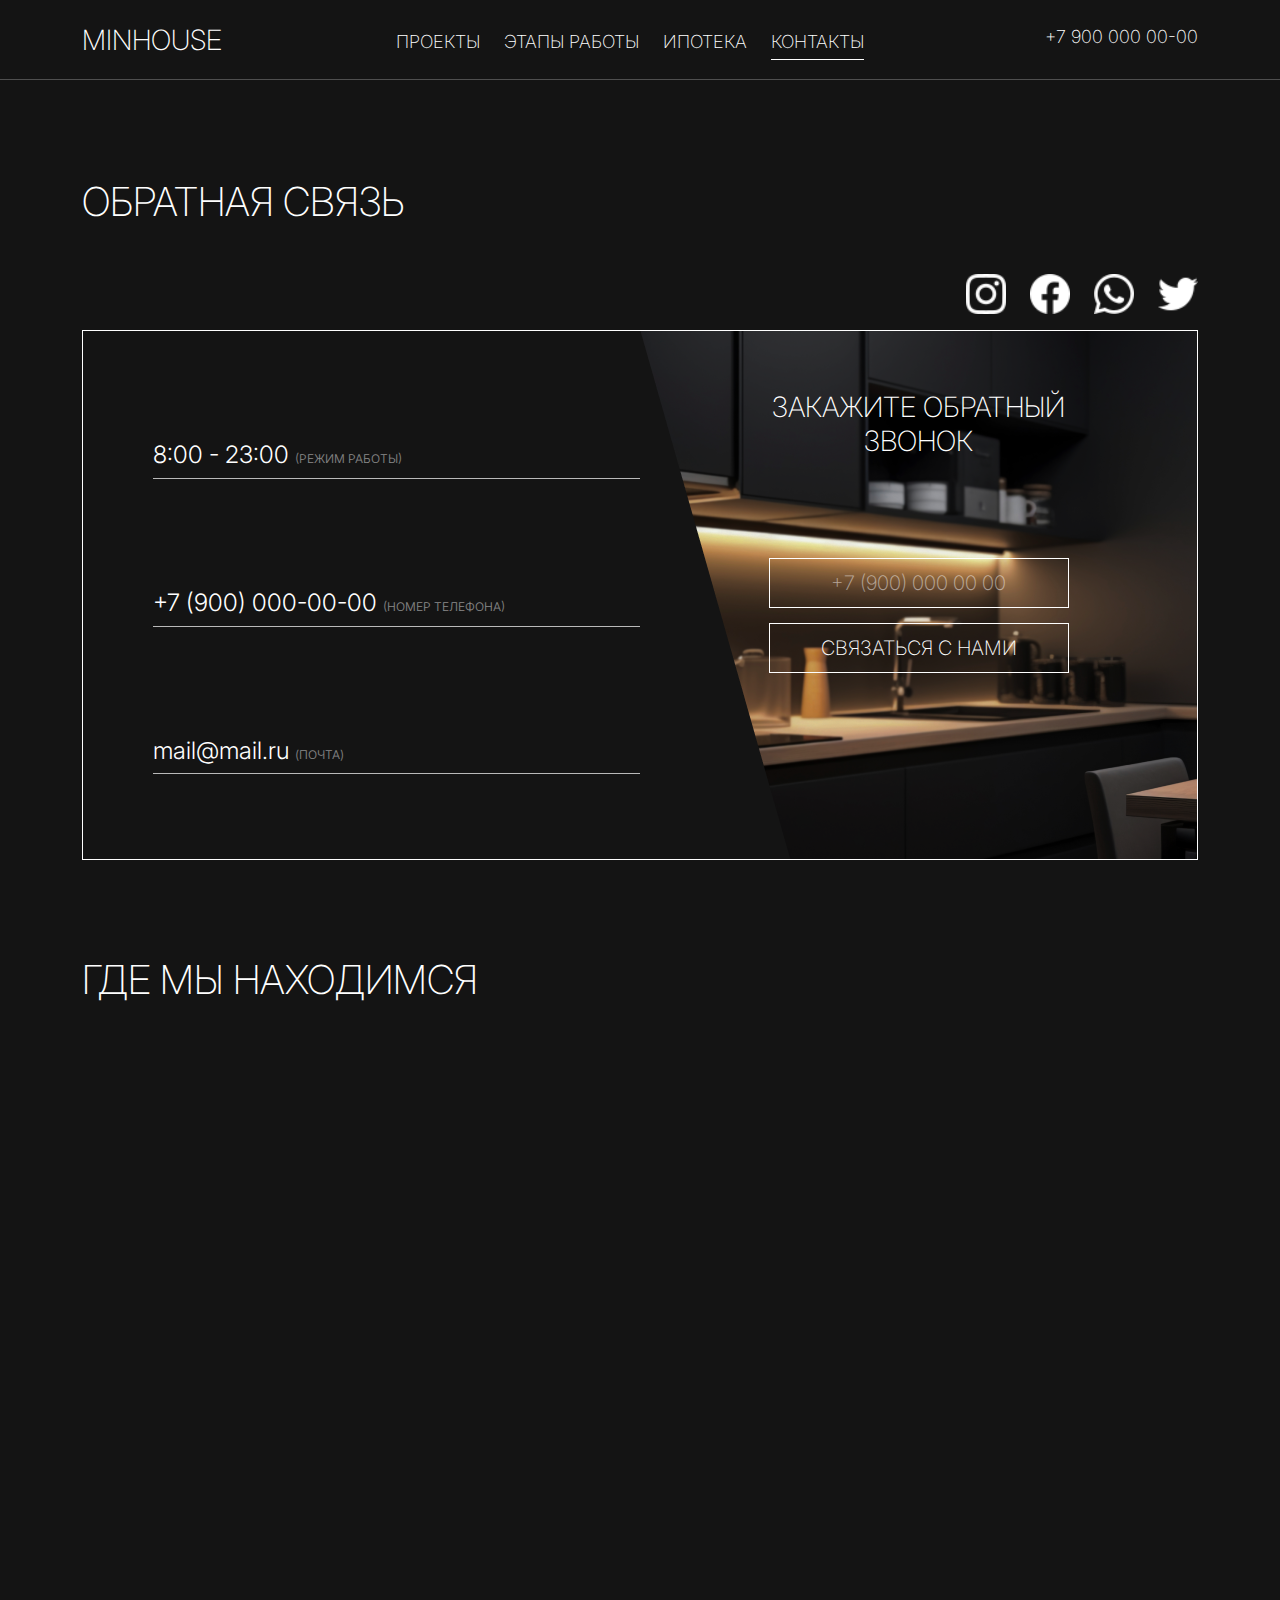
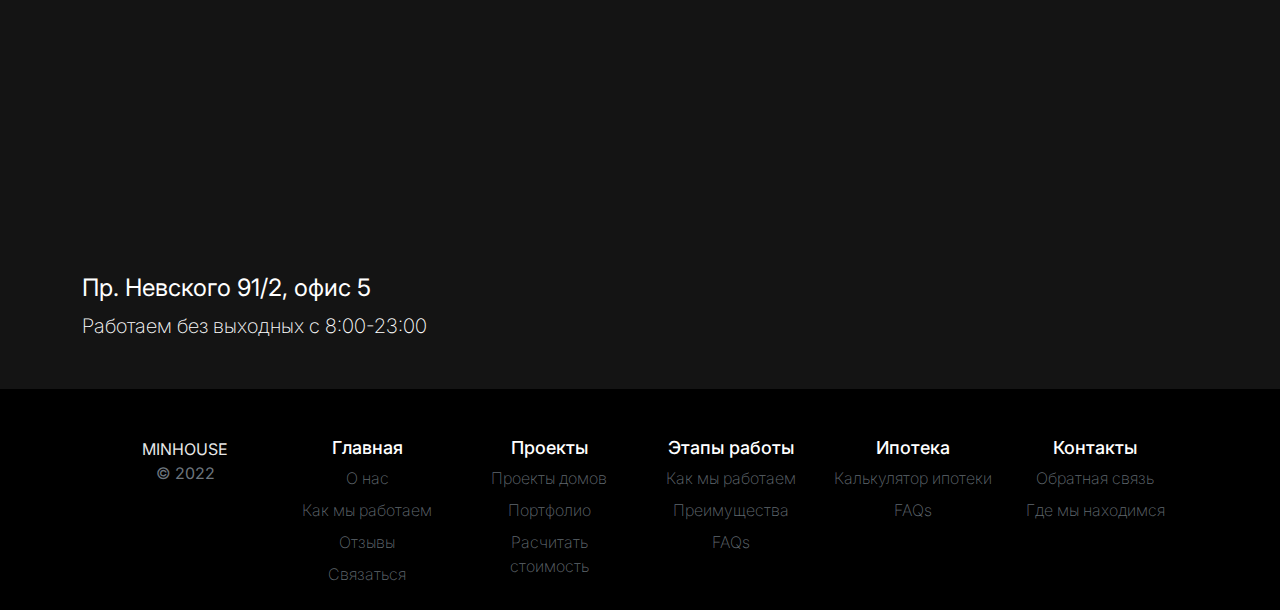
<file: contacts.html>
<!DOCTYPE html>
<html lang="en">
<head>
    <meta charset="UTF-8">
    <meta name="viewport" content="width=device-width, initial-scale=1.0">
    <link rel="preconnect" href="https://fonts.googleapis.com">
    <link rel="preconnect" href="https://fonts.gstatic.com" crossorigin>
    <link href="https://fonts.googleapis.com/css2?family=Inter:wght@100;200;300;400;500;600;700&display=swap" rel="stylesheet">
    <link rel="stylesheet" href="css/mainCSS/style.css">
    <link rel="stylesheet" href="css/contactsCSS/contacs.css">
    <link rel="stylesheet" href="css/bootstrap.min.css">
    <link rel="apple-touch-icon" sizes="180x180" href="favicon/apple-touch-icon.png">
    <link rel="icon" type="image/png" sizes="32x32" href="favicon/favicon-32x32.png">
    <link rel="icon" type="image/png" sizes="16x16" href="favicon/favicon-16x16.png">
    <link rel="manifest" href="favicon/site.webmanifest">
    <title>MINHOUSE</title>
</head>
<body>

    <!-- HEADER -->

    <header>
      <nav class="navbar navbar-expand-lg navbar-light">
        <div class="container nav__burger">
            <div class="logo">
                <a class="navbar-brand logo" href="index.html">MINHOUSE</a>
            </div>
              <button class="btn navbar-toggler" type="button" data-bs-toggle="offcanvas" data-bs-target="#offcanvasRight" aria-controls="offcanvasRight">
                <span class="navbar-toggler-icon"></span>
              </button>

              <div class="offcanvas offcanvas-end" tabindex="-1" id="offcanvasRight" aria-labelledby="offcanvasRightLabel">
                <div class="offcanvas-header">
                  <h5 class="offcanvas-title" id="offcanvasRightLabel">MINHOUSE</h5>
                  <button type="button" class="btn-close" data-bs-dismiss="offcanvas" aria-label="Close"></button>
                </div>
                <div class="offcanvas-body">
                    <hr>
                    <ul class="offcanvas__navs">
                        <li class="nav-item">
                            <a class="nav-link p-0 pb-2" href="projects.html">ПРОЕКТЫ</a>
                            <div class="underline"></div>
                        </li>
                        <li class="nav-item">
                            <a class="nav-link p-0 pb-2" href="work-steps.html">ЭТАПЫ РАБОТЫ</a>
                            <div class="underline"></div>
                        </li>
                        <li class="nav-item">
                            <a class="nav-link p-0 pb-2" href="hypotheс.html">ИПОТЕКА</a>
                            <div class="underline"></div>
                        </li>
                        <li class="nav-item">
                            <a class="nav-link p-0 pb-2" href="contacts.html">КОНТАКТЫ</a>
                            <div style="opacity: 1;" class="underline"></div>
                        </li>
                    </ul>
                </div>
              </div>
              <div class="nav__items">
                <ul class="navbar-nav me-auto mb-2 mb-lg-0">
                    <li class="nav-item  me-4">
                      <a class="nav-link p-0 pt-2" aria-current="page" href="projects.html">ПРОЕКТЫ</a>
                      <div class="underline mt-1"></div>
                    </li>
                    <li class="nav-item me-4">
                      <a class="nav-link p-0 pt-2" href="work-steps.html">ЭТАПЫ РАБОТЫ</a>
                      <div class="underline mt-1"></div>
                    </li>
                    <li class="nav-item me-4">
                      <a class="nav-link p-0 pt-2" href="hypotheс.html">ИПОТЕКА</a>
                      <div class="underline mt-1"></div>
                    </li>
                    <li class="nav-item me-4">
                      <a class="nav-link p-0 pt-2" href="contacts.html">КОНТАКТЫ</a>
                      <div style="opacity: 1;" class="underline mt-1"></div>
                    </li>
                  </ul>
            </div>
          <div class="nav__number">
              <ul>
                  <li class="nav-item">
                      <a class="nav-link p-0" href="#">+7 900 000 00-00</a>
                      <div class="underline mt-1"></div>
                  </li>
              </ul>
          </div>
        </div>
      </nav>
      <hr>
    </header>

    <!-- CONTACTS-->


    <div id="contacts" class="container mt-5">
      <div style="display: none;" class="section__contacts">
        <h1 class="section__contacts-title mb-5">ОБРАТНАЯ СВЯЗЬ</h1>
        <div class="section__contacts-icons d-flex justify-content-end mb-3">
          <a href="#">
            <img src="icons/social-networks/instagram.svg" alt="instagram">
          </a>
          <a href="#">
            <img class="ms-4" src="icons/social-networks/facebook.svg" alt="facebook">
          </a>
          <a href="#">
            <img class="ms-4" src="icons/social-networks/whatsapp.svg" alt="whatsapp">
          </a>
          <a href="#">
            <img class="ms-4" src="icons/social-networks/twitter.svg" alt="twitter">
          </a>
        </div>
        <div class="section__contacts-blocks d-flex">
          <div class="section__contacts-block border-end-0">
            <h4>8:00 - 23:00 <span>(Режим работы)</span></h4>
            <hr>
            <h4>+7 (900) 000-00-00 <span>(Номер телефона)</span></h4>
            <hr>
            <h4>mail@mail.ru <span>(Почта)</span></h4>
            <hr>
          </div>
          <div class="section__contacts-block contact-img border-start-0">
            <h3>ЗАКАЖИТЕ ОБРАТНЫЙ<br>ЗВОНОК</h3>
            <form class="contacts__form d-flex flex-column align-items-center" action="#">
              <input class="tel"
              name="tel"
              id="tel"
              placeholder="+7 (900) 000 00 00"
              >
              <input type="submit" value="СВЯЗАТЬСЯ С НАМИ">
            </form>
          </div>
        </div>
      </div>
    </div>

    <div class="container mt-5">
      <div class="section__contacts-mobile">
        <h1 class="mb-5">ОБРАТНАЯ СВЯЗЬ</h1>
        <div class="contacts_icons d-flex justify-content-end mb-3">
          <img src="icons/social-networks/instagram.svg" alt="instagram">
          <img class="ms-3" src="icons/social-networks/facebook.svg" alt="facebook">
          <img class="ms-3" src="icons/social-networks/whatsapp.svg" alt="whatsapp">
          <img class="ms-3" src="icons/social-networks/twitter.svg" alt="twitter">
        </div>
        <div class="section__contacts-mobile__block">
          <div class="section__contacts-mobile__block-img">
            <div class="section__contacts-mobile-backg">
              <h3>ЗАКАЖИТЕ ОБРАТНЫЙ<br>ЗВОНОК</h3>
              <form class="contacts__form-mobile d-flex flex-column align-items-center" action="#">
                <input class="tel"
              name="tel"
              id="tel"
              placeholder="+7 (900) 000 00 00"
              >
                <input class="text-white fw-lighter" type="submit" value="СВЯЗАТЬСЯ С НАМИ">
              </form>
            </div>
          </div>
            <div class="section__contacts-block border">
              <h4>8:00 - 23:00 <span>(Режим работы)</span></h4>
              <hr>
              <h4>+7 (900) 000-00-00 <span>(Номер телефона)</span></h4>
              <hr>
              <h4>mail@mail.ru <span>(Почта)</span></h4>
              <hr>
            </div>
        </div>
      </div>
    </div>

      <!-- MAP -->

      <div id="map" class="section__map container mt-5">
        <h1 class="fw-light mb-5 pt-5">ГДЕ МЫ НАХОДИМСЯ</h1>
        <iframe src="https://yandex.ru/map-widget/v1/?um=constructor%3Aba2e2b9c2566881cf721103d37fec48d5836312220c88e4e223ceea4e9a20767&amp;source=constructor" width="100%" height="800" frameborder="0"></iframe>
        <div class="section__map-descr mt-3">
          <h4 class="fw-normal">Пр. Невского 91/2, офис 5</h4>
          <p class="fs-5 fw-light">Работаем без выходных
            c 8:00-23:00</p>
        </div>
      </div>
      
    <!-- FOOTER -->

    <div style="background-color: black;" class="footer mt-5">
      <footer class="row container mx-auto pt-5 mt-5">
        <div class="text-center col-xl-2 col-md-4 col-sm-6 mb-3">
          <a href="index.html" class=" text-center mb-3 link-dark text-decoration-none">
            MINHOUSE
          </a>
          <p class="text-muted">© 2022</p>
        </div>
    
        <div class="text-center col-xl-2 col-md-4 col-sm-6 mb-3">
          <h5>Главная</h5>
          <ul class="nav flex-column justify-content-end">
            <li class="nav-item mb-2">
              <a href="index.html#aboutUs" class="nav-link p-0 text-muted">О нас</a>
            </li>
            <li class="nav-item mb-2">
              <a href="index.html#howWeWork" class="nav-link p-0 text-muted">Как мы работаем</a>
            </li>
            <li class="nav-item mb-2">
              <a href="index.html#reviews" class="nav-link p-0 text-muted">Отзывы</a>
            </li>
            <li class="nav-item mb-2">
              <a href="index.html#contacts" class="nav-link p-0 text-muted">Связаться</a>
            </li>
    
          </ul>
        </div>
    
        <div class="text-center col-xl-2 col-md-4 col-sm-6 mb-3">
          <h5>Проекты</h5>
          <ul class="nav flex-column">
            <li class="nav-item mb-2">
              <a href="projects.html#projects" class="nav-link p-0 text-muted">Проекты домов</a>
            </li>
            <li class="nav-item mb-2">
              <a href="projects.html#porfolio" class="nav-link p-0 text-muted">Портфолио</a>
            </li>
            <li class="nav-item mb-2">
              <a href="projects.html#calcForm" class="nav-link p-0 text-muted">Расчитать стоимость</a>
            </li>
          </ul>
        </div>
    
        <div class="text-center col-xl-2 col-md-4 col-sm-6 mb-3">
          <h5>Этапы работы</h5>
          <ul class="nav flex-column">
            <li class="nav-item mb-2">
              <a href="work-steps.html#howWeWork" class="nav-link p-0 text-muted">Как мы работаем</a>
            </li>
            <li class="nav-item mb-2">
              <a href="work-steps.html#advantages" class="nav-link p-0 text-muted">Преимущества</a>
            </li>
            <li class="nav-item mb-2">
              <a href="work-steps.html#faqs" class="nav-link p-0 text-muted">FAQs</a>
            </li>
          </ul>
        </div>
    
        <div class="text-center col-xl-2 col-md-4 col-sm-6 mb-3">
          <h5>Ипотека</h5>
          <ul class="nav flex-column">
            <li class="nav-item mb-2">
                <a href="hypotheс.html#calc" class="nav-link p-0 text-muted">Калькулятор ипотеки</a>
            </li>
            <li class="nav-item mb-2">
              <a href="hypotheс.html#faqs" class="nav-link p-0 text-muted">FAQs</a>
            </li>
          </ul>
        </div>
    
        <div class="text-center col-xl-2 col-md-4 col-sm-6 mb-3">
          <h5>Контакты</h5>
          <ul class="nav flex-column">
            <li class="nav-item mb-2">
              <a href="contacts.html#contacts" class="nav-link p-0 text-muted">Обратная связь</a>
            </li>
            <li class="nav-item mb-2">
              <a href="contacts.html#map" class="nav-link p-0 text-muted">Где мы находимся</a>
            </li>
          </ul>
        </div>
    </div> 

    

      <script src="js/contacts.js"></script>
      <script src="js/js-inputmask.js"></script>
      <script src="js/bootstrap.bundle.min.js"></script>
</body>
</html>
</file>
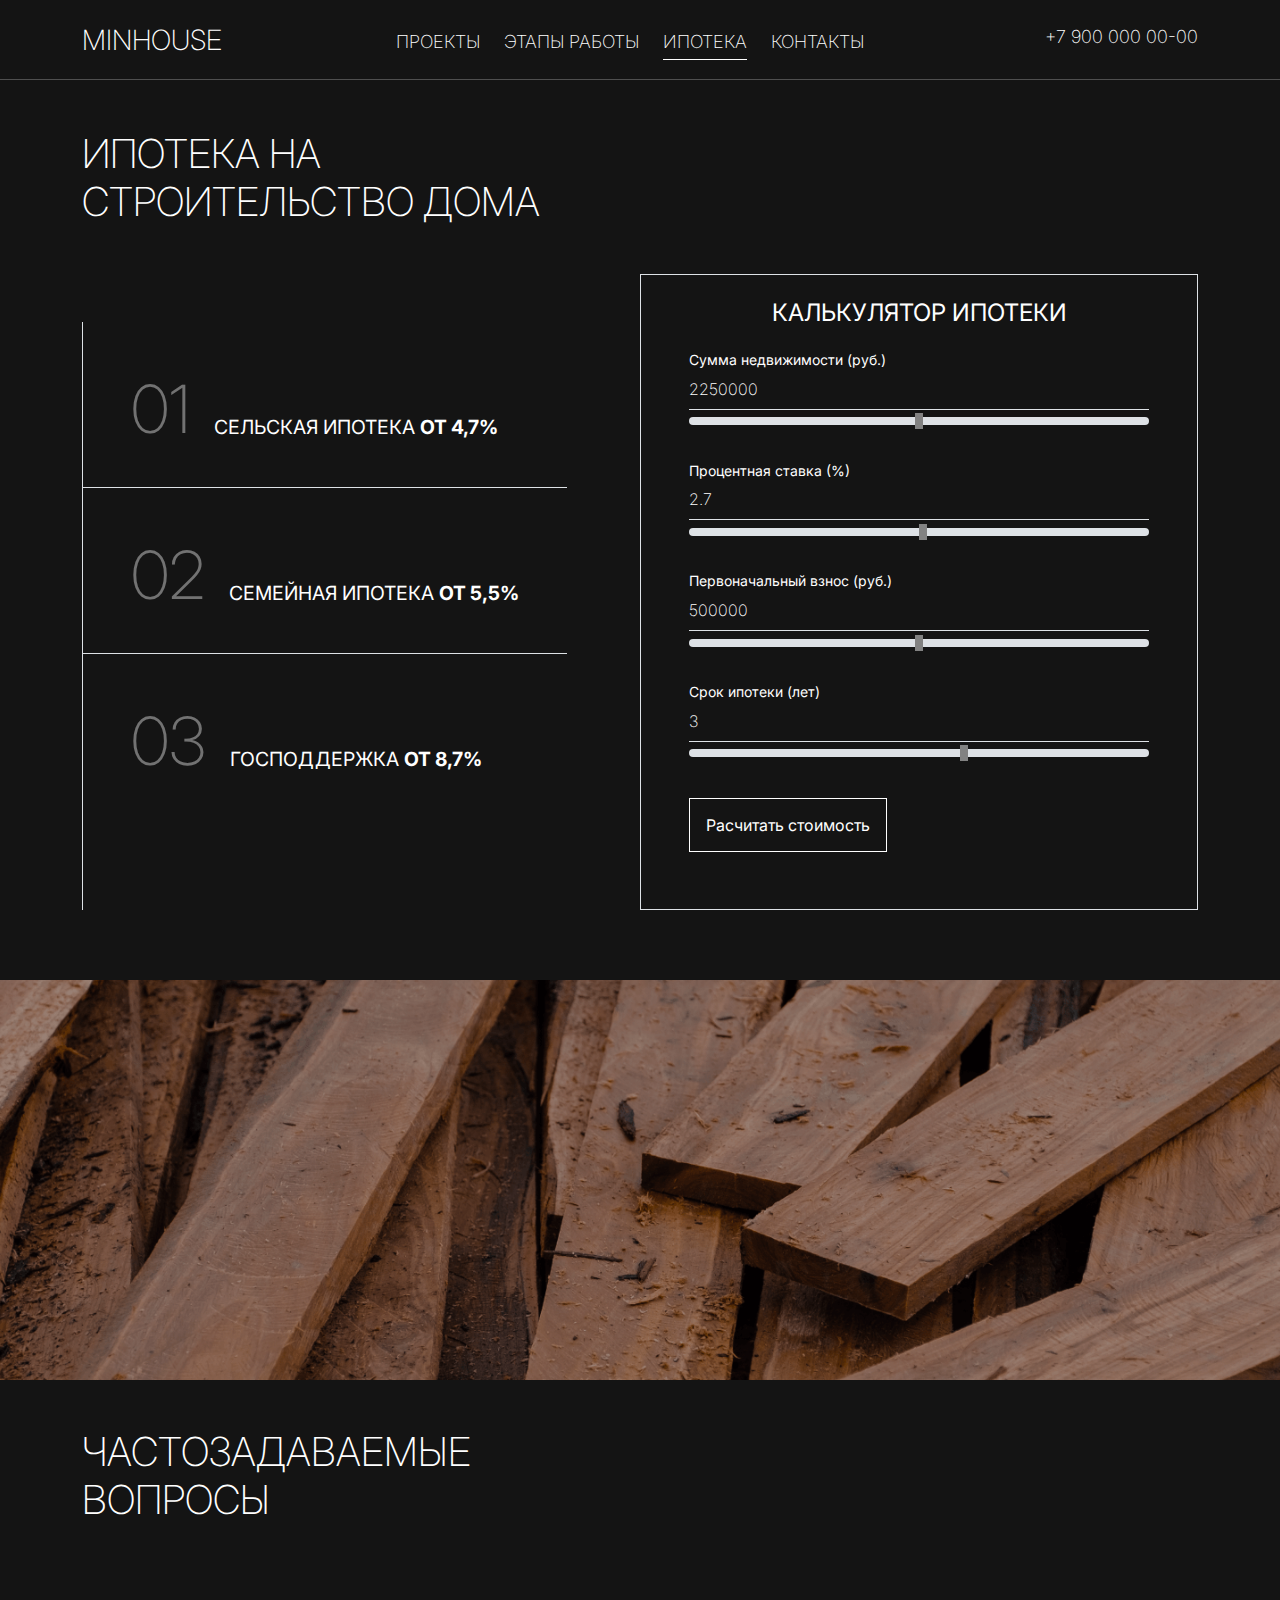
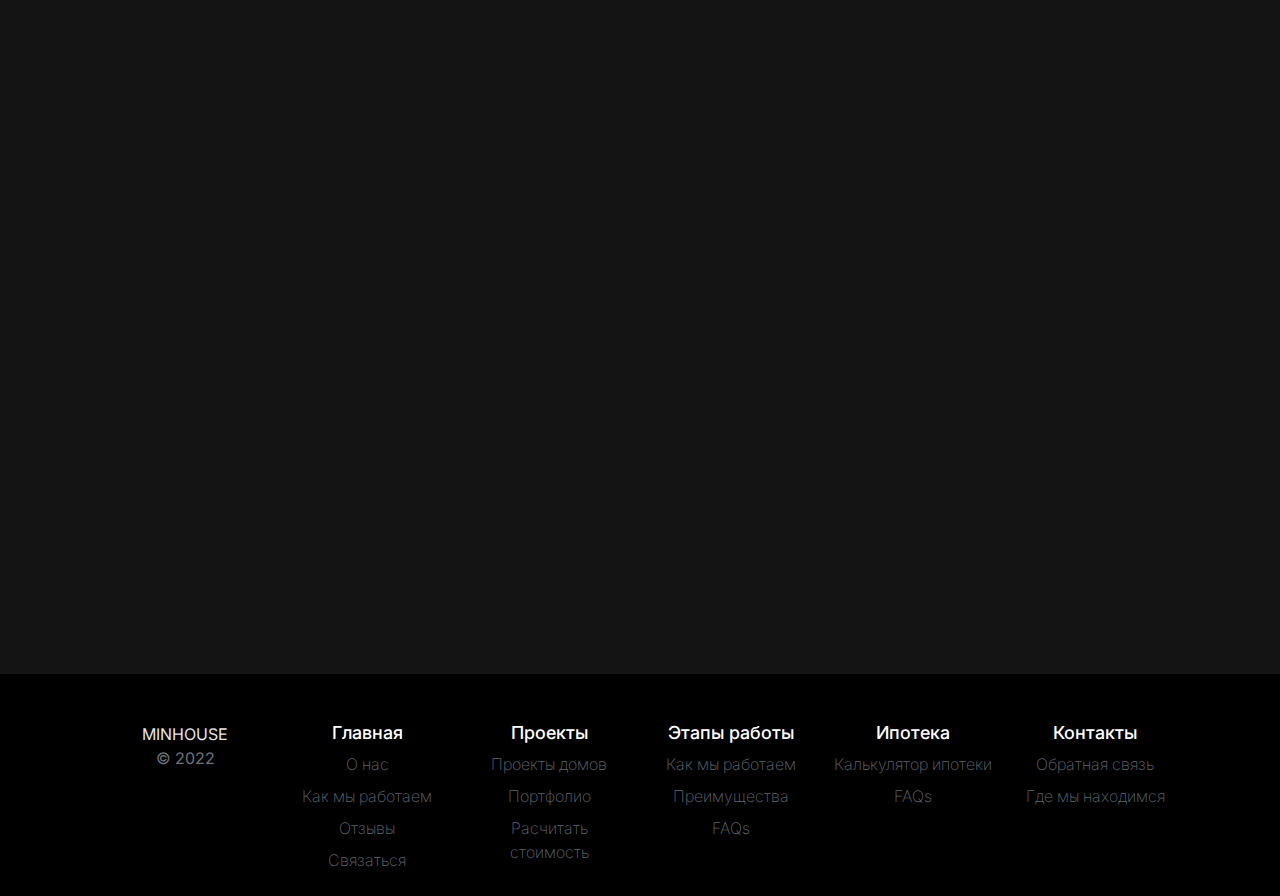
<file: hypotheс.html>
<!DOCTYPE html>
<html lang="en">
<head>
    <meta charset="UTF-8">
    <meta name="viewport" content="width=device-width, initial-scale=1.0">
    <link rel="preconnect" href="https://fonts.googleapis.com">
    <link rel="preconnect" href="https://fonts.gstatic.com" crossorigin>
    <link href="https://fonts.googleapis.com/css2?family=Inter:wght@100;200;300;400;500;600;700&display=swap" rel="stylesheet">
    <link rel="stylesheet" href="css/mainCSS/style.css">
    <link rel="stylesheet" href="css/hypothecCSS/hypothec.css">
    <link rel="stylesheet" href="css/work-stepsCSS/work-steps.css">
    <link rel="stylesheet" href="css/bootstrap.min.css">
    <link rel="apple-touch-icon" sizes="180x180" href="favicon/apple-touch-icon.png">
    <link rel="icon" type="image/png" sizes="32x32" href="favicon/favicon-32x32.png">
    <link rel="icon" type="image/png" sizes="16x16" href="favicon/favicon-16x16.png">
    <link rel="manifest" href="favicon/site.webmanifest">
    <title>MINHOUSE</title>
</head>
<body>

    <!-- HEADER -->

    <header>
      <nav class="navbar navbar-expand-lg navbar-light">
        <div class="container nav__burger">
            <div class="logo">
                <a class="navbar-brand logo" href="index.html">MINHOUSE</a>
            </div>
              <button class="btn navbar-toggler" type="button" data-bs-toggle="offcanvas" data-bs-target="#offcanvasRight" aria-controls="offcanvasRight">
                <span class="navbar-toggler-icon"></span>
              </button>

              <div class="offcanvas offcanvas-end" tabindex="-1" id="offcanvasRight" aria-labelledby="offcanvasRightLabel">
                <div class="offcanvas-header">
                  <h5 class="offcanvas-title" id="offcanvasRightLabel">MINHOUSE</h5>
                  <button type="button" class="btn-close" data-bs-dismiss="offcanvas" aria-label="Close"></button>
                </div>
                <div class="offcanvas-body">
                    <hr>
                    <ul class="offcanvas__navs">
                        <li class="nav-item">
                            <a class="nav-link p-0 pb-2" href="projects.html">ПРОЕКТЫ</a>
                            <div class="underline"></div>
                        </li>
                        <li class="nav-item">
                            <a class="nav-link p-0 pb-2" href="work-steps.html">ЭТАПЫ РАБОТЫ</a>
                            <div class="underline"></div>
                        </li>
                        <li class="nav-item">
                            <a class="nav-link p-0 pb-2" href="hypotheс.html">ИПОТЕКА</a>
                            <div style="opacity: 1;" class="underline"></div>
                        </li>
                        <li class="nav-item">
                            <a class="nav-link p-0 pb-2" href="contacts.html">КОНТАКТЫ</a>
                            <div class="underline"></div>
                        </li>
                    </ul>
                </div>
              </div>
              <div class="nav__items">
                <ul class="navbar-nav me-auto mb-2 mb-lg-0">
                    <li class="nav-item  me-4">
                      <a class="nav-link p-0 pt-2" aria-current="page" href="projects.html">ПРОЕКТЫ</a>
                      <div class="underline mt-1"></div>
                    </li>
                    <li class="nav-item me-4">
                      <a class="nav-link p-0 pt-2" href="work-steps.html">ЭТАПЫ РАБОТЫ</a>
                      <div class="underline mt-1"></div>
                    </li>
                    <li class="nav-item me-4">
                      <a class="nav-link p-0 pt-2" href="hypotheс.html">ИПОТЕКА</a>
                      <div  style="opacity: 1;" class="underline mt-1"></div>
                    </li>
                    <li class="nav-item me-4">
                      <a class="nav-link p-0 pt-2" href="contacts.html">КОНТАКТЫ</a>
                      <div class="underline mt-1"></div>
                    </li>
                  </ul>
            </div>
            <div class="nav__number">
              <ul>
                  <li class="nav-item">
                      <a class="nav-link p-0" href="#">+7 900 000 00-00</a>
                      <div class="underline mt-1"></div>
                  </li>
              </ul>
          </div>
        </div>
      </nav>
      <hr>
    </header>


    <!-- HYPOTHEC -->

    <div id="calc" class="section__hypothec">
        <div class="container">
            <h1 class="fw-light">ИПОТЕКА НА<br>СТРОИТЕЛЬСТВО ДОМА</h1>
            <div class="section__hypothec d-flex mt-5 justify-content-between">
                <div class="section__hypothec-items mt-5 d-flex flex-column border-start">
                    <div class="section__hypothec-item border-bottom d-flex align-items-end p-5">
                        <h1 class="fw-light">01</h1>
                        <h4 class="fw-normal ms-4">СЕЛЬСКАЯ ИПОТЕКА <b>ОТ 4,7%</b></h4>
                    </div>
                    <div class="section__hypothec-item border-bottom d-flex align-items-end p-5">
                        <h1 class="fw-light">02</h1>
                        <h4 class="fw-normal ms-4">СЕМЕЙНАЯ ИПОТЕКА <b>ОТ 5,5%</b></h4>
                    </div>
                    <div class="section__hypothec-item d-flex align-items-end p-5">
                        <h1 class="fw-light">03</h1>
                        <h4 class="fw-normal ms-4">ГОСПОДДЕРЖКА <b>ОТ 8,7%</b></h4>
                    </div>
                </div>
                <div class="section__hypothec-calc border w-50 ps-5 pe-5 pt-4 pb-4">
                    <h4 class="text-center fw-normal mb-4">КАЛЬКУЛЯТОР ИПОТЕКИ</h4>
                    <label for="customRange1" class="form-label">
                        <h6 class="fw-normal">Сумма недвижимости (руб.)</h6>
                        <p class="m-0 fw-light">
                          <output id="value"></output>
                        </p>
                    </label>
                    <input type="range" min="0" max="4500000" step="1000" class="form-range border-top" id="customRange1">
                    <label for="customRange2" class="form-label mt-4">
                        <h6 class="fw-normal">Процентная ставка (%)</h6>
                        <p class="m-0 fw-light">
                          <output id="value2"></output>
                        </p>
                    </label>
                    <input type="range" min="0" max="5.3" step="0.1" class="form-range border-top" id="customRange2">
                    <label for="customRange3" class="form-label mt-4">
                        <h6 class="fw-normal">Первоначальный взнос (руб.)</h6>
                        <p class="m-0 fw-light">
                          <output id="value3"></output>
                        </p>
                    </label>
                    <input type="range" min="0" max="1000000" step="1000" class="form-range border-top" id="customRange3">
                    <label for="customRange4" class="form-label mt-4">
                        <h6 class="fw-normal">Срок ипотеки (лет) </h6>
                        <p class="m-0 fw-light">
                          <output id="value4"></output>
                        </p>
                    </label>
                    <input type="range" class="form-range border-top mb-5" min="0" max="5" step="1" id="customRange4">
                    <div id="sub-btn" class="btn-dark d-inline p-3">Расчитать стоимость</div>
                    <div id="result" class="mt-5 text-white"></div>
                </div>
            </div>
        </div>
    </div>

    <div class="how_we_work-backg">
    </div>

    <!-- FAQ -->

    <div id="faqs" class="section__faq">
      <div class="container">
        <h1 class="mt-5 mb-5 fw-light ">ЧАСТОЗАДАВАЕМЫЕ<br>ВОПРОСЫ</h1>
        <div class="section__faq-flex row">
          <div class="section__faq-img col-xl-7 col-md-12 pe-5 ps-0 text-">
            <img class="faq-img" src="img/faq-images/faq-img.jpg" alt="">
          </div>
          <div class="section__faq-items col-xl-5 col-md-8 p-0">
            <div class="wrapper bg-dark">
              <div class="accordion accordion-flush border-0" id="myAccordion">
                  <div class="accordion-item">
                      <h2 class="accordion-header" id="flush-headingOne"> <button class="fw-light accordion-button collapsed border-top text-white" type="button" data-bs-toggle="collapse" data-bs-target="#flush-collapseOne" aria-expanded="false" aria-controls="flush-collapseOne"> ЗА КАКОЙ СРОК БУДЕТ ГОТОВ? </button> </h2>
                      <div id="flush-collapseOne" class="accordion-collapse collapse border-0" aria-labelledby="flush-headingOne" data-bs-parent="#myAccordion">
                          <div class="accordion-body p-0">
                              <ul class="list-unstyled m-0">
                                  <p class="text-dark p-2">От 6 мес. до 2 лет. Все зависит от количества работ и масштаба.</p>
                              </ul>
                          </div>
                      </div>
                  </div>
                  <div class="accordion-item">
                      <h2 class="accordion-header" id="flush-headingOne"> <button class="fw-light accordion-button collapsed border-0 text-white" type="button" data-bs-toggle="collapse" data-bs-target="#flush-collapseTwo" aria-expanded="false" aria-controls="flush-collapseTwo"> КАКИЕ ГАРАНТИИ ИСПОЛНЕНИЯ У ВАС ЕСТЬ? </button> </h2>
                      <div id="flush-collapseTwo" class="accordion-collapse collapse border-0" aria-labelledby="flush-headingOne" data-bs-parent="#myAccordion">
                          <div class="accordion-body p-0">
                              <ul class="list-unstyled m-0">
                                <p class="text-dark p-2">Гарантии на наши работы более 5 лет с момента подписания договора.</p>
                              </ul>
                          </div>
                      </div>
                  </div>
                  <div class="accordion-item">
                      <h2 class="accordion-header" id="flush-headingOne"> <button class="fw-light accordion-button collapsed border-0 text-white" type="button" data-bs-toggle="collapse" data-bs-target="#flush-collapseThree" aria-expanded="false" aria-controls="flush-collapseThree"> КАКИЕ МАТЕРИАЛЫ ИСПОЛЬЗУЮТСЯ? </button> </h2>
                      <div id="flush-collapseThree" class="accordion-collapse collapse border-0" aria-labelledby="flush-headingOne" data-bs-parent="#myAccordion">
                          <div class="accordion-body p-0">
                              <ul class="list-unstyled m-0">
                                  <p class="text-dark p-2">Мы используме исключительно материалы собственного проихвожства, дабы обеспечить наилучшее качество.</p>
                              </ul>
                          </div>
                      </div>
                  </div>
                  <div class="accordion-item">
                    <h2 class="accordion-header" id="flush-headingOne"> <button class="fw-light accordion-button collapsed border-0 text-white" type="button" data-bs-toggle="collapse" data-bs-target="#flush-collapseFour" aria-expanded="false" aria-controls="flush-collapseFour"> КАКОЙ ФУНДАМЕНТ БУДЕТ У ДОМА? </button> </h2>
                    <div id="flush-collapseFour" class="accordion-collapse collapse border-0" aria-labelledby="flush-headingOne" data-bs-parent="#myAccordion">
                        <div class="accordion-body p-0">
                            <ul class="list-unstyled m-0">
                                <p class="text-dark p-2">Плитный фундамент самый надежный и дорогой. В загородном строительстве он используется нечасто, поэтому сконцентрируемся на ленточном и столбчатом.</p>
                            </ul>
                        </div>
                    </div>
                </div>
                  <div class="accordion-item">
                      <h2 class="accordion-header" id="flush-headingOne"> <button class="fw-light accordion-button collapsed text-white" type="button" data-bs-toggle="collapse" data-bs-target="#flush-collapseFive" aria-expanded="false" aria-controls="flush-collapseFive"> ЧТО ТАКОЕ ИПОТЕКА НА СТРОИТЕЛЬСТВО? </button> </h2>
                      <div id="flush-collapseFive" class="accordion-collapse collapse border-0" aria-labelledby="flush-headingOne" data-bs-parent="#myAccordion">
                          <div class="accordion-body p-0">
                              <ul class="list-unstyled m-0">
                                <p class="text-dark p-2">Ипотека — это залог недвижимости. То есть ипотечный кредит означает, что вы берете у банка деньги под процент (кредит), а гарантией того, что вы вернете эти деньги, становится залог вашего недвижимого имущества: дома, квартиры, земельного участка.</p>
                              </ul>
                          </div>
                      </div>
                  </div>
                  <div class="accordion-item">
                    <h2 class="accordion-header" id="flush-headingOne"> <button class="fw-light accordion-button collapsed text-white" type="button" data-bs-toggle="collapse" data-bs-target="#flush-collapseSix" aria-expanded="false" aria-controls="flush-collapseSix"> КАК ОЦЕНИВАЕТСЯ НЕДВИЖИМОСТЬ? </button> </h2>
                    <div id="flush-collapseSix" class="accordion-collapse collapse border-0" aria-labelledby="flush-headingOne" data-bs-parent="#myAccordion">
                        <div class="accordion-body p-0">
                            <ul class="list-unstyled m-0">
                              <p class="text-dark p-2">Оценка недвижимости бывает нескольких видов — кадастровая, рыночная, ликвидационная и инвестиционная.</p>
                            </ul>
                        </div>
                    </div>
                </div>
                <div class="accordion-item ">
                  <h2 class="accordion-header" id="flush-headingOne"> <button class="fw-light accordion-button collapsed text-white " type="button" data-bs-toggle="collapse" data-bs-target="#flush-collapseSeven" aria-expanded="false" aria-controls="flush-collapseSeven"> КАКОЙ ПРОЦЕСС ПОЛУЧЕНИЯ ИПОТЕКИ? </button> </h2>
                  <div id="flush-collapseSeven" class="accordion-collapse collapse border-0" aria-labelledby="flush-headingOne" data-bs-parent="#myAccordion">
                      <div class="accordion-body p-0">
                          <ul class="list-unstyled m-0">
                            <p class="text-dark p-2">Основными этапами оформления ипотеки являются выбор банка, подача заявки в банк и получение одобрения, выбор объекта, его оценка и согласование с банком, оформление ипотеки и регистрация права собственности.</p>
                          </ul>
                      </div>
                  </div>
              </div>
              <div class="accordion-item">
                <h2 class="accordion-header" id="flush-headingOne"> <button class="fw-light accordion-button collapsed border-bottom text-white" type="button" data-bs-toggle="collapse" data-bs-target="#flush-collapseEight" aria-expanded="false" aria-controls="flush-collapseEight"> КАК ЗАПИСАТЬСЯ НА ПРОСМОТР ДОМА? </button> </h2>
                <div id="flush-collapseEight" class="accordion-collapse collapse border-0" aria-labelledby="flush-headingOne" data-bs-parent="#myAccordion">
                    <div class="accordion-body p-0">
                        <ul class="list-unstyled m-0">
                          <p class="text-dark p-2">Вы можете позвонить по нашему номеру или написать на почту, мы ответим как можно скорее.</p>
                        </ul>
                    </div>
                </div>
              </div>
            </div>
          </div>
        </div>
      </div>
    </div>
  </div>

    <!-- FOOTER -->

  <div style="background-color: black;" class="footer mt-5">
    <footer class="row container mx-auto pt-5 mt-5">
      <div class="text-center col-xl-2 col-md-4 col-sm-6 mb-3">
        <a href="index.html" class=" text-center mb-3 link-dark text-decoration-none">
          MINHOUSE
        </a>
        <p class="text-muted">© 2022</p>
      </div>

      <div class="text-center col-xl-2 col-md-4 col-sm-6 mb-3">
        <h5>Главная</h5>
        <ul class="nav flex-column justify-content-end">
          <li class="nav-item mb-2">
            <a href="index.html#aboutUs" class="nav-link p-0 text-muted">О нас</a>
          </li>
          <li class="nav-item mb-2">
            <a href="index.html#howWeWork" class="nav-link p-0 text-muted">Как мы работаем</a>
          </li>
          <li class="nav-item mb-2">
            <a href="index.html#reviews" class="nav-link p-0 text-muted">Отзывы</a>
          </li>
          <li class="nav-item mb-2">
            <a href="index.html#contacts" class="nav-link p-0 text-muted">Связаться</a>
          </li>

        </ul>
      </div>

      <div class="text-center col-xl-2 col-md-4 col-sm-6 mb-3">
        <h5>Проекты</h5>
        <ul class="nav flex-column">
          <li class="nav-item mb-2">
            <a href="projects.html#projects" class="nav-link p-0 text-muted">Проекты домов</a>
          </li>
          <li class="nav-item mb-2">
            <a href="projects.html#porfolio" class="nav-link p-0 text-muted">Портфолио</a>
          </li>
          <li class="nav-item mb-2">
            <a href="projects.html#calcForm" class="nav-link p-0 text-muted">Расчитать стоимость</a>
          </li>
        </ul>
      </div>

      <div class="text-center col-xl-2 col-md-4 col-sm-6 mb-3">
        <h5>Этапы работы</h5>
        <ul class="nav flex-column">
          <li class="nav-item mb-2">
            <a href="work-steps.html#howWeWork" class="nav-link p-0 text-muted">Как мы работаем</a>
          </li>
          <li class="nav-item mb-2">
            <a href="work-steps.html#advantages" class="nav-link p-0 text-muted">Преимущества</a>
          </li>
          <li class="nav-item mb-2">
            <a href="work-steps.html#faqs" class="nav-link p-0 text-muted">FAQs</a>
          </li>
        </ul>
      </div>

      <div class="text-center col-xl-2 col-md-4 col-sm-6 mb-3">
        <h5>Ипотека</h5>
        <ul class="nav flex-column">
          <li class="nav-item mb-2">
              <a href="hypotheс.html#calc" class="nav-link p-0 text-muted">Калькулятор ипотеки</a>
          </li>
          <li class="nav-item mb-2">
            <a href="hypotheс.html#faqs" class="nav-link p-0 text-muted">FAQs</a>
          </li>
        </ul>
      </div>

      <div class="text-center col-xl-2 col-md-4 col-sm-6 mb-3">
        <h5>Контакты</h5>
        <ul class="nav flex-column">
          <li class="nav-item mb-2">
            <a href="contacts.html#contacts" class="nav-link p-0 text-muted">Обратная связь</a>
          </li>
          <li class="nav-item mb-2">
            <a href="contacts.html#map" class="nav-link p-0 text-muted">Где мы находимся</a>
          </li>
        </ul>
      </div>
  </div> 
    

      <script src="js/hypothec.js"></script>
      <script src="js/bootstrap.bundle.min.js"></script>
      <script src="js/calc.js"></script>
</body>
</html>
</file>
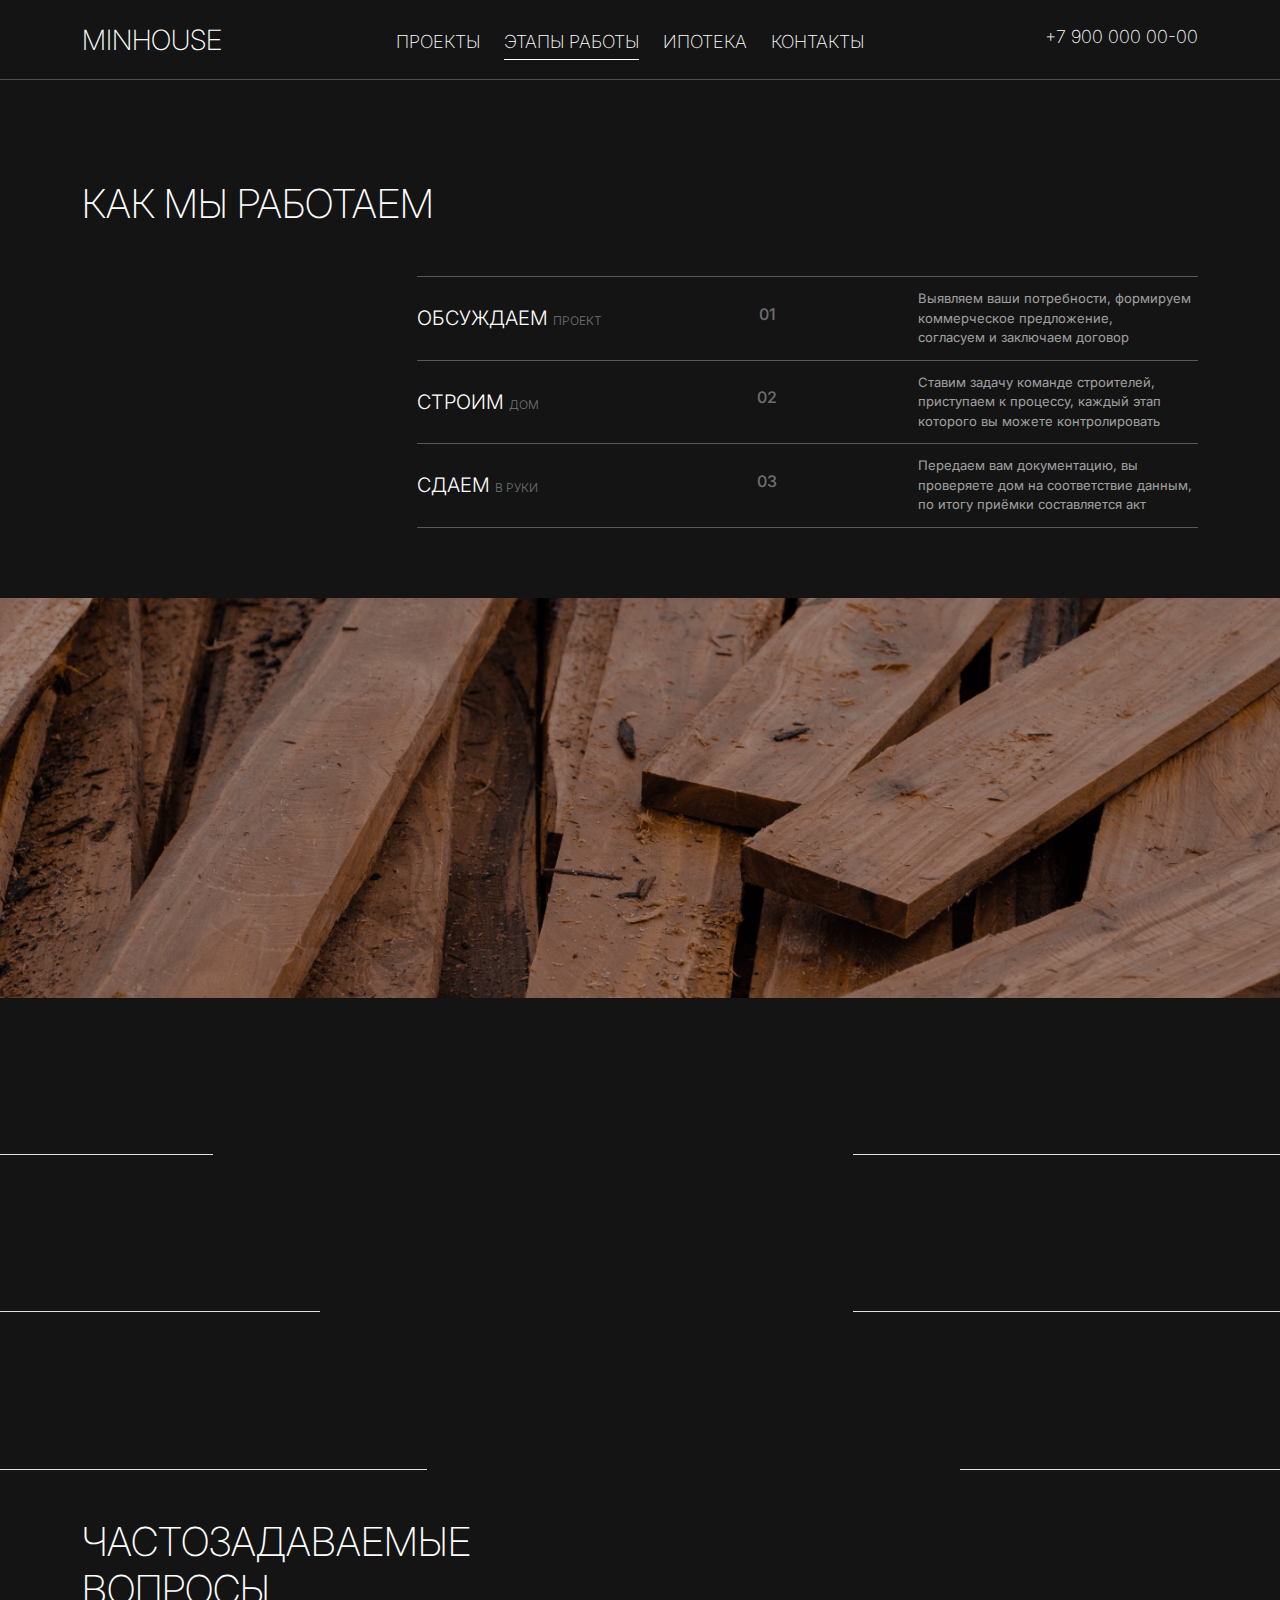
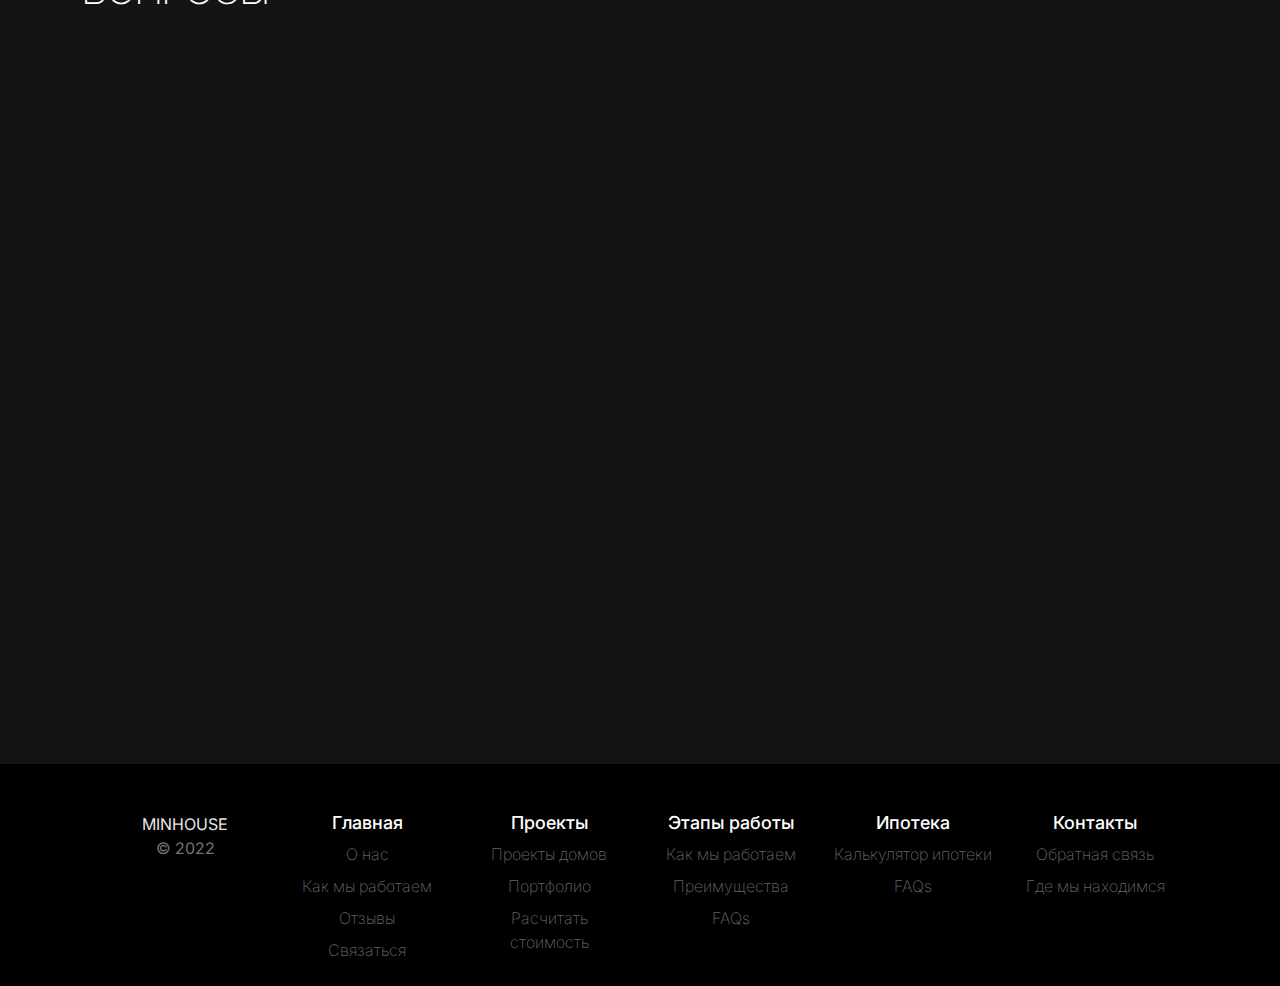
<file: work-steps.html>
<!DOCTYPE html>
<html lang="en">
<head>
    <meta charset="UTF-8">
    <meta name="viewport" content="width=device-width, initial-scale=1.0">
    <link rel="preconnect" href="https://fonts.googleapis.com">
    <link rel="preconnect" href="https://fonts.gstatic.com" crossorigin>
    <link href="https://fonts.googleapis.com/css2?family=Inter:wght@100;200;300;400;500;600;700&display=swap" rel="stylesheet">
    <link rel="stylesheet" href="css/mainCSS/style.css">
    <link rel="stylesheet" href="css/work-stepsCSS/work-steps.css">
    <link rel="stylesheet" href="css/bootstrap.min.css">
    <link rel="apple-touch-icon" sizes="180x180" href="favicon/apple-touch-icon.png">
    <link rel="icon" type="image/png" sizes="32x32" href="favicon/favicon-32x32.png">
    <link rel="icon" type="image/png" sizes="16x16" href="favicon/favicon-16x16.png">
    <link rel="manifest" href="favicon/site.webmanifest">
    <title>MINHOUSE</title>
</head>
<body>

<!-- HEADER -->

    <header>
      <nav class="navbar navbar-expand-lg navbar-light">
        <div class="container nav__burger">
            <div class="logo">
                <a class="navbar-brand logo" href="index.html">MINHOUSE</a>
            </div>
              <button class="btn navbar-toggler" type="button" data-bs-toggle="offcanvas" data-bs-target="#offcanvasRight" aria-controls="offcanvasRight">
                <span class="navbar-toggler-icon"></span>
              </button>

              <div class="offcanvas offcanvas-end" tabindex="-1" id="offcanvasRight" aria-labelledby="offcanvasRightLabel">
                <div class="offcanvas-header">
                  <h5 class="offcanvas-title" id="offcanvasRightLabel">MINHOUSE</h5>
                  <button type="button" class="btn-close" data-bs-dismiss="offcanvas" aria-label="Close"></button>
                </div>
                <div class="offcanvas-body">
                    <hr>
                    <ul class="offcanvas__navs">
                        <li class="nav-item">
                            <a class="nav-link p-0 pb-2" href="projects.html">ПРОЕКТЫ</a>
                            <div class="underline"></div>
                        </li>
                        <li class="nav-item">
                            <a class="nav-link p-0 pb-2" href="work-steps.html">ЭТАПЫ РАБОТЫ</a>
                            <div style="opacity: 1;" class="underline"></div>
                        </li>
                        <li class="nav-item">
                            <a class="nav-link p-0 pb-2" href="hypotheс.html">ИПОТЕКА</a>
                            <div class="underline"></div>
                        </li>
                        <li class="nav-item">
                            <a class="nav-link p-0 pb-2" href="contacts.html">КОНТАКТЫ</a>
                            <div class="underline"></div>
                        </li>
                    </ul>
                </div>
              </div>
              <div class="nav__items">
                <ul class="navbar-nav me-auto mb-2 mb-lg-0">
                    <li class="nav-item  me-4">
                      <a class="nav-link p-0 pt-2" aria-current="page" href="projects.html">ПРОЕКТЫ</a>
                      <div class="underline mt-1"></div>
                    </li>
                    <li class="nav-item me-4">
                      <a class="nav-link p-0 pt-2" href="work-steps.html">ЭТАПЫ РАБОТЫ</a>
                      <div style="opacity: 1;" class="underline mt-1"></div>
                    </li>
                    <li class="nav-item me-4">
                      <a class="nav-link p-0 pt-2" href="hypotheс.html">ИПОТЕКА</a>
                      <div class="underline mt-1"></div>
                    </li>
                    <li class="nav-item me-4">
                      <a class="nav-link p-0 pt-2" href="contacts.html">КОНТАКТЫ</a>
                      <div class="underline mt-1"></div>
                    </li>
                  </ul>
            </div>
            <div class="nav__number">
              <ul>
                  <li class="nav-item">
                      <a class="nav-link p-0" href="#">+7 900 000 00-00</a>
                      <div class="underline mt-1"></div>
                  </li>
              </ul>
          </div>
        </div>
      </nav>
      <hr>
    </header>

<!-- HOW WE WORK -->

  <div id="howWeWork" class="container">
    <div class="section__how-we-work">
      <h1>КАК МЫ РАБОТАЕМ</h1>
      <div class="section__how-we-work-items d-flex mt-5">
        <div id="itemFirst" class="how-we-work-item d-flex justify-content-between">
          <h4>ОБСУЖДАЕМ <span>ПРОЕКТ</span></h4>
          <h6>01</h6>
          <p>Выявляем ваши потребности, формируем<br>коммерческое предложение,<br>согласуем и заключаем договор</p>
        </div>
        <div id="itemSecond" class="how-we-work-item d-flex justify-content-between border-top-0">
          <h4>СТРОИМ <span>ДОМ</span></h4>
          <h6>02</h6>
          <p>Ставим задачу команде строителей,<br>приступаем к процессу, каждый этап<br>которого вы можете контролировать</p>
        </div>
        <div id="itemThird" class="how-we-work-item d-flex justify-content-between border-top-0">
          <h4>СДАЕМ <span>В РУКИ</span></h4>
          <h6>03</h6>
          <p>Передаем вам документацию, вы<br>проверяете дом на соответствие данным,<br>по итогу приёмки составляется акт</p>
        </div>
      </div>
    </div>
  </div>

  <div class="container mt-5">
    <div class="section__how-we-work-mobile">
      <h1>КАК МЫ РАБОТАЕМ</h1>
      <div class="section__how-we-work-mobile-items mt-5">
        <div id="itemFirst" style="background-image: url(./icons/numbers/01.svg);" class="how-we-work-mobile-block">
          <h4>ОБСУЖДАЕМ <span>ПРОЕКТ</span></h4>
          <p>Выявляем ваши потребности, формируем коммерческое предложение, согласуем и заключаем договор</p>
        </div>
        <div id="itemSecond" style="background-image: url(./icons/numbers/02.svg);" class="how-we-work-mobile-block">
          <h4>СТРОИМ <span>ДОМ</span></h4>
          <p>Ставим задачу команде строителей, приступаем к процессу, каждый этап которого вы можете контролировать</p>
        </div>
        <div id="itemThird" style="background-image: url(./icons/numbers/03.svg);" class="how-we-work-mobile-block">
          <h4>СДАЕМ <span>В РУКИ</span></h4>
          <p>Передаем вам документацию, вы проверяете дом на соответствие данным, по итогу приёмки составляется акт</p>
        </div>
      </div>
    </div>
  </div>

  <div class="how_we_work-backg">
  </div>

<!-- ADVANTAGES -->

  <div id="advantages" class="section__advantages ">
    <div class="section__advantages-inner d-flex justify-content-between mt-5">
      <div class="border-bottom col-2">

      </div>
      <div id="adv-1" class="advantage-text col-auto">
        <h1>115<strong>(домов)</strong> <span>СДЕЛАНО</span></h1>
      </div>
      <div class="border-bottom col-4">

      </div>
    </div>
    <div class="section__advantages-inner d-flex justify-content-between mt-5">
      <div class="border-bottom col-3">

      </div>
      <div id="adv-2" class="advantage-text col-auto">
        <h1>30<strong>(лет)</strong> <span>ГАРАНТИИ</span></h1>
      </div>
      <div class="border-bottom col-4">

      </div>
    </div>
    <div  class="section__advantages-inner d-flex justify-content-between mt-5">
      <div class="border-bottom col-4">

      </div>
      <div id="adv-3" class="advantage-text col-auto">
        <h1>15<strong>(лет)</strong> <span>РАБОТАЕМ</span></h1>
      </div>
      <div class="border-bottom col-3">

      </div>
    </div>
  </div>

<!-- FAQ -->

  <div id="faqs" class="section__faq">
    <div class="container">
      <h1 class="mt-5 mb-5 fw-light">ЧАСТОЗАДАВАЕМЫЕ<br>ВОПРОСЫ</h1>
      <div class="section__faq-flex row">
        <div class="section__faq-img col-xl-7 col-md-12 pe-5 ps-0 text-">
          <img class="faq-img" src="img/faq-images/faq-img.jpg" alt="">
        </div>
        <div class="section__faq-items col-xl-5 col-md-8 p-0">
          <div class="wrapper bg-dark">
            <div class="accordion accordion-flush border-0" id="myAccordion">
                <div class="accordion-item">
                    <h2 class="accordion-header" id="flush-headingOne"> <button class="fw-light accordion-button collapsed border-top text-white" type="button" data-bs-toggle="collapse" data-bs-target="#flush-collapseOne" aria-expanded="false" aria-controls="flush-collapseOne"> ЗА КАКОЙ СРОК БУДЕТ ГОТОВ? </button> </h2>
                    <div id="flush-collapseOne" class="accordion-collapse collapse border-0" aria-labelledby="flush-headingOne" data-bs-parent="#myAccordion">
                        <div class="accordion-body p-0">
                            <ul class="list-unstyled m-0">
                                <p class="text-dark p-2">От 6 мес. до 2 лет. Все зависит от количества работ и масштаба.</p>
                            </ul>
                        </div>
                    </div>
                </div>
                <div class="accordion-item">
                    <h2 class="accordion-header" id="flush-headingOne"> <button class="fw-light accordion-button collapsed border-0 text-white" type="button" data-bs-toggle="collapse" data-bs-target="#flush-collapseTwo" aria-expanded="false" aria-controls="flush-collapseTwo"> КАКИЕ ГАРАНТИИ ИСПОЛНЕНИЯ У ВАС ЕСТЬ? </button> </h2>
                    <div id="flush-collapseTwo" class="accordion-collapse collapse border-0" aria-labelledby="flush-headingOne" data-bs-parent="#myAccordion">
                        <div class="accordion-body p-0">
                            <ul class="list-unstyled m-0">
                              <p class="text-dark p-2">Гарантии на наши работы более 5 лет с момента подписания договора.</p>
                            </ul>
                        </div>
                    </div>
                </div>
                <div class="accordion-item">
                    <h2 class="accordion-header" id="flush-headingOne"> <button class="fw-light accordion-button collapsed border-0 text-white" type="button" data-bs-toggle="collapse" data-bs-target="#flush-collapseThree" aria-expanded="false" aria-controls="flush-collapseThree"> КАКИЕ МАТЕРИАЛЫ ИСПОЛЬЗУЮТСЯ? </button> </h2>
                    <div id="flush-collapseThree" class="accordion-collapse collapse border-0" aria-labelledby="flush-headingOne" data-bs-parent="#myAccordion">
                        <div class="accordion-body p-0">
                            <ul class="list-unstyled m-0">
                                <p class="text-dark p-2">Мы используме исключительно материалы собственного проихвожства, дабы обеспечить наилучшее качество.</p>
                            </ul>
                        </div>
                    </div>
                </div>
                <div class="accordion-item">
                  <h2 class="accordion-header" id="flush-headingOne"> <button class="fw-light accordion-button collapsed border-0 text-white" type="button" data-bs-toggle="collapse" data-bs-target="#flush-collapseFour" aria-expanded="false" aria-controls="flush-collapseFour"> КАКОЙ ФУНДАМЕНТ БУДЕТ У ДОМА? </button> </h2>
                  <div id="flush-collapseFour" class="accordion-collapse collapse border-0" aria-labelledby="flush-headingOne" data-bs-parent="#myAccordion">
                      <div class="accordion-body p-0">
                          <ul class="list-unstyled m-0">
                              <p class="text-dark p-2">Плитный фундамент самый надежный и дорогой. В загородном строительстве он используется нечасто, поэтому сконцентрируемся на ленточном и столбчатом.</p>
                          </ul>
                      </div>
                  </div>
              </div>
                <div class="accordion-item">
                    <h2 class="accordion-header" id="flush-headingOne"> <button class="fw-light accordion-button collapsed text-white" type="button" data-bs-toggle="collapse" data-bs-target="#flush-collapseFive" aria-expanded="false" aria-controls="flush-collapseFive"> ЧТО ТАКОЕ ИПОТЕКА НА СТРОИТЕЛЬСТВО? </button> </h2>
                    <div id="flush-collapseFive" class="accordion-collapse collapse border-0" aria-labelledby="flush-headingOne" data-bs-parent="#myAccordion">
                        <div class="accordion-body p-0">
                            <ul class="list-unstyled m-0">
                              <p class="text-dark p-2">Ипотека — это залог недвижимости. То есть ипотечный кредит означает, что вы берете у банка деньги под процент (кредит), а гарантией того, что вы вернете эти деньги, становится залог вашего недвижимого имущества: дома, квартиры, земельного участка.</p>
                            </ul>
                        </div>
                    </div>
                </div>
                <div class="accordion-item">
                  <h2 class="accordion-header" id="flush-headingOne"> <button class="fw-light accordion-button collapsed text-white" type="button" data-bs-toggle="collapse" data-bs-target="#flush-collapseSix" aria-expanded="false" aria-controls="flush-collapseSix"> КАК ОЦЕНИВАЕТСЯ НЕДВИЖИМОСТЬ? </button> </h2>
                  <div id="flush-collapseSix" class="accordion-collapse collapse border-0" aria-labelledby="flush-headingOne" data-bs-parent="#myAccordion">
                      <div class="accordion-body p-0">
                          <ul class="list-unstyled m-0">
                            <p class="text-dark p-2">Оценка недвижимости бывает нескольких видов — кадастровая, рыночная, ликвидационная и инвестиционная.</p>
                          </ul>
                      </div>
                  </div>
              </div>
              <div class="accordion-item ">
                <h2 class="accordion-header" id="flush-headingOne"> <button class="fw-light accordion-button collapsed text-white " type="button" data-bs-toggle="collapse" data-bs-target="#flush-collapseSeven" aria-expanded="false" aria-controls="flush-collapseSeven"> КАКОЙ ПРОЦЕСС ПОЛУЧЕНИЯ ИПОТЕКИ? </button> </h2>
                <div id="flush-collapseSeven" class="accordion-collapse collapse border-0" aria-labelledby="flush-headingOne" data-bs-parent="#myAccordion">
                    <div class="accordion-body p-0">
                        <ul class="list-unstyled m-0">
                          <p class="text-dark p-2">Основными этапами оформления ипотеки являются выбор банка, подача заявки в банк и получение одобрения, выбор объекта, его оценка и согласование с банком, оформление ипотеки и регистрация права собственности.</p>
                        </ul>
                    </div>
                </div>
            </div>
            <div class="accordion-item">
              <h2 class="accordion-header" id="flush-headingOne"> <button class="fw-light accordion-button collapsed border-bottom text-white" type="button" data-bs-toggle="collapse" data-bs-target="#flush-collapseEight" aria-expanded="false" aria-controls="flush-collapseEight"> КАК ЗАПИСАТЬСЯ НА ПРОСМОТР ДОМА? </button> </h2>
              <div id="flush-collapseEight" class="accordion-collapse collapse border-0" aria-labelledby="flush-headingOne" data-bs-parent="#myAccordion">
                  <div class="accordion-body p-0">
                      <ul class="list-unstyled m-0">
                        <p class="text-dark p-2">Вы можете позвонить по нашему номеру или написать на почту, мы ответим как можно скорее.</p>
                      </ul>
                  </div>
              </div>
          </div>

            </div>
        </div>
        </div>
      </div>
    </div>
  </div>

<!-- FOOTER -->
<div style="background-color: black;" class="footer mt-5">
  <footer class="row container mx-auto pt-5 mt-5">
    <div class="text-center col-xl-2 col-md-4 col-sm-6 mb-3">
      <a href="index.html" class=" text-center mb-3 link-dark text-decoration-none">
        MINHOUSE
      </a>
      <p class="text-muted">© 2022</p>
    </div>

    <div class="text-center col-xl-2 col-md-4 col-sm-6 mb-3">
      <h5>Главная</h5>
      <ul class="nav flex-column justify-content-end">
        <li class="nav-item mb-2">
          <a href="index.html#aboutUs" class="nav-link p-0 text-muted">О нас</a>
        </li>
        <li class="nav-item mb-2">
          <a href="index.html#howWeWork" class="nav-link p-0 text-muted">Как мы работаем</a>
        </li>
        <li class="nav-item mb-2">
          <a href="index.html#reviews" class="nav-link p-0 text-muted">Отзывы</a>
        </li>
        <li class="nav-item mb-2">
          <a href="index.html#contacts" class="nav-link p-0 text-muted">Связаться</a>
        </li>

      </ul>
    </div>

    <div class="text-center col-xl-2 col-md-4 col-sm-6 mb-3">
      <h5>Проекты</h5>
      <ul class="nav flex-column">
        <li class="nav-item mb-2">
          <a href="projects.html#projects" class="nav-link p-0 text-muted">Проекты домов</a>
        </li>
        <li class="nav-item mb-2">
          <a href="projects.html#porfolio" class="nav-link p-0 text-muted">Портфолио</a>
        </li>
        <li class="nav-item mb-2">
          <a href="projects.html#calcForm" class="nav-link p-0 text-muted">Расчитать стоимость</a>
        </li>
      </ul>
    </div>

    <div class="text-center col-xl-2 col-md-4 col-sm-6 mb-3">
      <h5>Этапы работы</h5>
      <ul class="nav flex-column">
        <li class="nav-item mb-2">
          <a href="work-steps.html#howWeWork" class="nav-link p-0 text-muted">Как мы работаем</a>
        </li>
        <li class="nav-item mb-2">
          <a href="work-steps.html#advantages" class="nav-link p-0 text-muted">Преимущества</a>
        </li>
        <li class="nav-item mb-2">
          <a href="work-steps.html#faqs" class="nav-link p-0 text-muted">FAQs</a>
        </li>
      </ul>
    </div>

    <div class="text-center col-xl-2 col-md-4 col-sm-6 mb-3">
      <h5>Ипотека</h5>
      <ul class="nav flex-column">
        <li class="nav-item mb-2">
            <a href="hypotheс.html#calc" class="nav-link p-0 text-muted">Калькулятор ипотеки</a>
        </li>
        <li class="nav-item mb-2">
          <a href="hypotheс.html#faqs" class="nav-link p-0 text-muted">FAQs</a>
        </li>
      </ul>
    </div>

    <div class="text-center col-xl-2 col-md-4 col-sm-6 mb-3">
      <h5>Контакты</h5>
      <ul class="nav flex-column">
        <li class="nav-item mb-2">
          <a href="contacts.html#contacts" class="nav-link p-0 text-muted">Обратная связь</a>
        </li>
        <li class="nav-item mb-2">
          <a href="contacts.html#map" class="nav-link p-0 text-muted">Где мы находимся</a>
        </li>
      </ul>
    </div>
</div> 

  
    <script src="js/work-steps.js"></script>
    <script src="js/bootstrap.bundle.min.js"></script>
</body>
</html>
</file>
<file: css/mainCSS/style.css>
* {
  margin: 0;
  padding: 0;
  text-decoration: none;
  list-style-type: none;
}

h1, h2, h3, h4, h5, h6, p, a {
  color: white !important;
}

hr {
  color: white !important;
  margin: 0px !important;
}

a {
  text-decoration: none !important;
  color: rgb(255, 255, 255) !important;
}

body {
  box-sizing: border-box;
  font-family: "Inter", sans-serif !important;
  background-color: #141414 !important;
}

html {
  width: 100%;
  max-width: 100%;
  overflow-x: hidden;
}

body {
  width: 100%;
  max-width: 100%;
  overflow-x: hidden;
}

ol, ul {
  padding: 0px !important;
}

.navbar-brand {
  font-size: 28px !important;
  font-weight: 200;
}

.ml2 .letter {
  display: inline-block;
}

.ml12 {
  text-transform: uppercase;
}

.ml12 .letter {
  display: inline-block;
}

.nav-link {
  font-size: 18px;
  font-weight: 200;
}

.underline {
  width: 100%;
  height: 1px;
  border-top: 1px solid rgb(255, 255, 255);
  opacity: 0;
}

.nav-item:hover .underline {
  opacity: 1;
  animation: printed-text 0.5s ease;
}
@keyframes printed-text {
  from {
    width: 0%;
  }
}

.navbar-toggler {
  border: 0px solid white !important;
}
.navbar-toggler .navbar-toggler-icon {
  background-image: url(../../icons/burger-menu/menu-bar.png) !important;
}

.offcanvas-body, .offcanvas-header {
  background-color: #454545;
  color: white;
  background-color: #454545;
  font-weight: 200;
}
.offcanvas-body .offcanvas-title, .offcanvas-header .offcanvas-title {
  font-weight: 200;
}
.offcanvas-body .btn-close, .offcanvas-header .btn-close {
  background-image: url(../../icons/burger-menu/btn-close.png) !important;
}
.offcanvas-body hr, .offcanvas-header hr {
  margin-bottom: 20px !important;
}

.offcanvas-header a {
  font-size: 25px;
}

.offcanvas__navs li {
  margin-bottom: 7px;
}
.offcanvas__navs .underline {
  width: 50%;
}

.nav__number {
  margin-top: 15px;
}

@media (max-width: 992px) {
  .nav__items {
    display: none !important;
  }
  .nav__number {
    display: none !important;
  }
}
header {
  background-image: url(../../img/cover-images/header-img.png);
  background-repeat: no-repeat;
  background-size: cover;
  padding-bottom: 50px;
}

.header__cover p {
  font-weight: 200;
  margin: 160px 0px 35px 5px;
  width: 29ch;
  overflow: hidden;
  color: white;
  white-space: nowrap;
  border-right: 2px solid orange;
  animation: printed-text 3s steps(29), flashin-border 0.75s step-start infinite;
}
@keyframes flashin-border {
  0% {
    border-color: orange;
  }
  50% {
    border-color: transparent;
  }
  100% {
    border-color: orange;
  }
}
@keyframes printed-text {
  from {
    width: 0%;
  }
}
.header__cover h1 {
  font-weight: 200;
  font-size: 45px;
  opacity: 1;
}
.header__cover a {
  border-radius: 0px;
  padding: 10px 30px;
  font-size: 25px;
  font-weight: 200;
  border: 1px solid white;
  background-color: transparent;
  margin-top: 134px;
}
.header__cover .btn {
  text-wrap: nowrap;
  transition: 0.5s;
}
.header__cover .btn svg {
  transition: 1s;
}
.header__cover .btn svg {
  opacity: 0;
  margin-left: -40px !important;
}
.header__cover .btn:hover,
.header__cover .btn:focus {
  background-color: #fff;
  border: 1px solid #757575;
  padding-right: 20px;
  transition: 0.5s;
  color: black !important;
}
.header__cover .btn:hover svg,
.header__cover .btn:focus svg {
  opacity: 1 !important;
  transition: 1s;
}
.header__cover .btn:hover svg,
.header__cover .btn:focus svg {
  margin-left: 20px !important;
  transition: 0.5s;
}

@media (max-width: 768px) {
  header {
    background-image: url(../../img/cover-images/header-img-tablet.png);
  }
}
@media (max-width: 767px) {
  .header__cover h1 {
    font-size: 45px;
  }
  .header__cover a {
    margin-top: 100px;
    font-size: 23px;
  }
  .navbar-brand {
    font-size: 23px !important;
  }
}
@media (max-width: 450px) {
  .header__cover h1 {
    font-size: 40px;
  }
  .header__cover a {
    margin-top: 90px;
    font-size: 20px;
    max-width: 300px;
  }
}
@media (max-width: 385px) {
  .header__cover p {
    margin-top: 100px;
    font-size: 13px;
    margin-bottom: 20px;
  }
  .header__cover h1 {
    font-size: 30px;
  }
  .header__cover a {
    margin-top: 70px;
    font-size: 15px;
    max-width: 250px;
    padding: 5px 20px;
  }
}
.section__about h1 {
  font-weight: 200;
}
.section__about h6 {
  font-weight: 200;
  font-size: 15px;
  width: 34.5ch;
  overflow: hidden !important;
  white-space: nowrap !important;
  animation: printed-text 2s ease-in-out !important;
}
@keyframes printed-text {
  from {
    width: 0%;
  }
}

.section__about {
  transform: translateY(50%);
  transition: all 2s;
  opacity: 0;
}

.section__about.active {
  transform: translateY(0);
  opacity: 1;
}

.section__how-we-work-title {
  transform: translateX(40%);
  transition: all 2s;
  opacity: 0;
}

.section__how-we-work-title.active {
  transform: translateX(0);
  opacity: 1;
}

.section__how-we-work h4 {
  margin: 0;
}

#item-1 {
  transform: translateX(40%);
  transition: all 2s;
  opacity: 0;
}

#item-1.active {
  transform: translateX(0);
  opacity: 1;
}

#item-2 {
  transform: translateX(40%);
  transition: all 2.5s;
  opacity: 0;
}

#item-2.active {
  transform: translateX(0);
  opacity: 1;
}

#item-3 {
  transform: translateX(40%);
  transition: all 3s;
  opacity: 0;
}

#item-3.active {
  transform: translateX(0);
  opacity: 1;
}

.section__reviews-title {
  transform: translateX(40%);
  transition: all 3s;
  opacity: 0;
}

.section__reviews-title.active {
  transform: translateX(0);
  opacity: 1;
}

.mySwiper {
  transform: translateX(40%);
  transition: all 2s;
  opacity: 0;
}

.mySwiper.active {
  transform: translateX(0);
  opacity: 1;
}

.section__contacts-icons {
  transform: translateX(40%);
  transition: all 1.5s;
  opacity: 0;
}

.section__contacts-icons.active {
  transform: translateX(0);
  opacity: 1;
}

.section__contacts-blocks {
  transition: all 3s;
  opacity: 0;
}

.section__contacts-blocks.active {
  opacity: 1;
}

.section__contacts-title {
  transition: all 3s;
  opacity: 0;
}

.section__contacts-title.active {
  opacity: 1;
}

.section__contacts-mobile__block {
  transition: all 3s;
  opacity: 0;
}

.section__contacts-mobile__block.active {
  opacity: 1;
}

.contacts_icons {
  transform: translateX(40%);
  transition: all 1.5s;
  opacity: 0;
}

.contacts_icons.active {
  transform: translateX(0);
  opacity: 1;
}

.section__about-cards {
  margin-top: 30px;
  justify-content: right;
}
.section__about-cards .section__about-card {
  border: 1px solid white;
  border-color: rgba(255, 255, 255, 0.41);
  width: 260px;
  height: 250px;
  border-bottom: none;
  border-left: none;
}
.section__about-cards .section__about-card img {
  margin: 57px 20px 0px 27px;
}
.section__about-cards .section__about-card h5 {
  font-weight: 300;
  font-size: 18px;
  margin-top: 30px;
}
.section__about-cards .section__about-card p {
  font-size: 12px;
  opacity: 60%;
  font-weight: 300;
  margin-top: 26px;
  margin-bottom: 0;
}
.section__about-cards .section__about-card .about__card-descr {
  margin-left: 27px;
}

@media (max-width: 768px) {
  .section__about-card {
    border-right: none !important;
  }
  .section__about-cards {
    flex-direction: column;
    align-items: center;
  }
  .section__about-cards h1 {
    font-size: 25px !important;
  }
  .section__about-title h6 {
    font-size: 10px;
  }
  .section__about-card {
    height: 200px !important;
    text-align: center;
  }
  .section__about-card p {
    margin-top: 10px !important;
  }
  .section__about-card h5 {
    margin-top: 10px !important;
  }
  .section__about-card img {
    margin: 30px 0px 0px 0px !important;
  }
  .section__about-card .about__card-descr {
    margin-left: 0 !important;
  }
  .card-first {
    border-top: none !important;
  }
}
@media (max-width: 515px) {
  .section__about-title {
    flex-direction: column;
    align-items: flex-start !important;
  }
  .section__about-title h6 {
    margin-left: 30%;
  }
}
.how_we_work-backg {
  background-image: url(../../img//how-we-work-images/how-we-work.png);
  background-size: cover;
  background-position: center;
  background-repeat: no-repeat;
  min-width: 100px;
  padding: 200px;
  margin-top: 70px;
}

.section__how-we-work {
  display: none;
  margin-top: 50px;
}
.section__how-we-work h1 {
  font-weight: 200;
}
.section__how-we-work .ml11 {
  text-transform: uppercase;
}
.section__how-we-work .ml11 .letter {
  display: inline-block;
}

.section__how-we-work-items {
  flex-direction: column;
  margin-left: 30%;
}
.section__how-we-work-items .how-we-work-item {
  align-items: center;
  border: 1px solid rgba(255, 255, 255, 0.3);
  border-right: none;
  border-left: none;
  max-width: 1000px;
}
.section__how-we-work-items .how-we-work-item h4 {
  font-size: 20px;
  width: 200px;
  font-weight: 300;
}
.section__how-we-work-items .how-we-work-item span {
  font-size: 12px;
  color: rgba(255, 255, 255, 0.41);
}
.section__how-we-work-items .how-we-work-item p {
  width: 280px;
  font-size: 13px;
  margin: 12px 0px;
  color: rgba(255, 255, 255, 0.6) !important;
}
.section__how-we-work-items .how-we-work-item h6 {
  color: rgba(255, 255, 255, 0.4) !important;
}

.section__how-we-work-mobile h1 {
  font-weight: 200;
}

.section__how-we-work-mobile-items {
  display: flex;
  flex-direction: column;
  align-items: center;
}
.section__how-we-work-mobile-items .how-we-work-mobile-block {
  text-align: center;
  border: 1px solid white;
  background-position: center;
  background-repeat: no-repeat;
  max-width: 500px;
  height: 200px;
  max-height: 300px;
  margin-bottom: 30px;
  padding: 30px 100px;
}
.section__how-we-work-mobile-items .how-we-work-mobile-block h4 {
  font-weight: 300;
  text-align: center;
}
.section__how-we-work-mobile-items .how-we-work-mobile-block span {
  font-size: 16px;
  opacity: 0.4;
}
.section__how-we-work-mobile-items .how-we-work-mobile-block p {
  opacity: 0.6;
}

#itemFirst {
  transform: translateX(40%);
  transition: all 2s;
  opacity: 0;
}

#itemFirst.active {
  transform: translateX(0);
  opacity: 1;
}

#itemSecond {
  transform: translateX(40%);
  transition: all 2.5s;
  opacity: 0;
}

#itemSecond.active {
  transform: translateX(0);
  opacity: 1;
}

#itemThird {
  transform: translateX(40%);
  transition: all 3s;
  opacity: 0;
}

#itemThird.active {
  transform: translateX(0);
  opacity: 1;
}

@media (min-width: 992px) {
  .section__how-we-work-mobile {
    display: none !important;
  }
}
@media (min-width: 992px) {
  .section__how-we-work {
    display: block;
  }
}
@media (max-width: 500px) {
  .how-we-work-mobile-block {
    width: 400px;
    text-align: center;
    padding: 30px 50px;
    background-size: 230px;
  }
  .how-we-work-mobile-block h4 {
    width: 230px;
  }
  .how-we-work-mobile-block p {
    font-size: 13px;
  }
}
@media (max-width: 768px) {
  .how_we_work-backg {
    background-image: url(../../img/how-we-work-images/how-we-work-tablet.png);
    padding: 120px 0px;
  }
}
@media (max-width: 450px) {
  .how-we-work-mobile-block {
    background-size: 150px;
    max-width: 350px !important;
    display: flex;
    flex-direction: column;
    align-items: center;
  }
  .how-we-work-mobile-block h4 {
    max-width: 100px;
    font-size: 20px;
  }
  .how-we-work-mobile-block p {
    width: 200px;
  }
}
@media (max-width: 410px) {
  .how-we-work-mobile-block {
    max-width: 100% !important;
  }
}
.section__reviews {
  margin-top: 70px;
}
.section__reviews h1 {
  font-weight: 200;
}

.ml10 {
  text-transform: uppercase;
}

.ml10 .letter {
  display: inline-block !important;
}

.review-descr {
  width: 50%;
  margin-left: 40px;
  align-self: flex-end;
}
.review-descr p {
  margin-top: 30px;
  font-weight: 200;
  opacity: 50%;
}
.review-descr h6 {
  font-weight: 200;
  opacity: 50%;
}
.review-descr span {
  margin-top: 30px;
  color: white;
  font-weight: 200;
  opacity: 50%;
}

.carousel-item img {
  width: 70%;
}

swiper-slide {
  background: #141414;
  display: flex;
  justify-content: center;
  align-items: start;
}

swiper-slide img {
  display: block;
  width: 70%;
  height: 100%;
  max-height: 450px;
  -o-object-fit: cover;
     object-fit: cover;
}

@media (max-width: 1200px) {
  .review-descr p {
    font-size: 13px;
    margin-top: 0px;
    font-weight: 200;
    opacity: 50%;
  }
  .section__reviews swiper-slide img {
    max-width: 650px;
    max-height: 370px;
  }
}
@media (max-width: 992px) {
  .section__reviews swiper-slide {
    flex-wrap: wrap;
    justify-content: start;
  }
  .section__reviews .review-descr {
    margin-top: 20px;
    margin-left: 3px;
  }
  .section__reviews swiper-slide img {
    width: 100%;
  }
}
@media (max-width: 768px) {
  .review-descr {
    margin-right: 50%;
  }
}
@media (max-width: 576px) {
  .section__reviews swiper-slide img {
    max-height: 290px;
  }
  .section__reviews .review-descr p {
    font-size: 12px;
    width: 250px;
  }
  .section__reviews .review-descr .review__title {
    font-size: 15px !important;
  }
}
.section__contacts h1 {
  font-weight: 200;
}
.section__contacts .section__contacts-blocks .section__contacts-block {
  height: 530px;
  width: 50%;
  border: 1px solid white;
}
.section__contacts .section__contacts-blocks .section__contacts-block h4 {
  padding: 110px 0px 0px 70px;
  font-weight: 300;
}
.section__contacts .section__contacts-blocks .section__contacts-block span {
  font-size: 12px;
  opacity: 50%;
  text-transform: uppercase;
}
.section__contacts .section__contacts-blocks .section__contacts-block hr {
  color: white;
  opacity: 70%;
  margin-left: 70px !important;
}
.section__contacts .section__contacts-blocks .contact-img {
  background-image: url(../../img/contacts-images/contacts-img.png);
}
.section__contacts .section__contacts-blocks .contact-img h3 {
  text-align: center;
  margin-top: 60px;
  font-weight: 200;
}
.section__contacts .section__contacts-blocks .contact-img form {
  margin-top: 100px;
}
.section__contacts .section__contacts-blocks .contact-img input {
  background-color: transparent;
  border: 1px solid white;
  width: 300px;
  height: 50px;
  margin-bottom: 15px;
}
.section__contacts .section__contacts-blocks .contact-img input[value] {
  font-size: 20px;
  color: white !important;
  font-weight: 200;
}
.section__contacts .section__contacts-blocks .contact-img input[type=submit] {
  color: white;
  transition: 0.5s;
}
.section__contacts .section__contacts-blocks .contact-img input[type=submit] svg {
  transition: 1s;
}
.section__contacts .section__contacts-blocks .contact-img input[type=submit] svg {
  opacity: 0;
  margin-left: -40px !important;
}
.section__contacts .section__contacts-blocks .contact-img input[type=submit]:hover {
  background-color: #fff;
  border: 1px solid #757575;
  transition: 0.5s;
  scale: 1.05;
  color: black;
  border: 0px;
  font-weight: 300;
}

.section__contacts-mobile h1 {
  font-weight: 200;
  font-weight: 200;
  width: 16ch;
  overflow: hidden !important;
  white-space: nowrap !important;
  animation: printed-text 1.5s ease-in-out !important;
}
@keyframes printed-text {
  from {
    width: 0%;
  }
}
.section__contacts-mobile img {
  width: 30px;
}

.section__contacts-mobile__block-img {
  margin: 0 auto;
  background-image: url(../../img/contacts-images/contacts-img-mobile.png);
  background-repeat: no-repeat;
  background-size: cover;
  max-width: 1000px;
  padding: 80px;
}
.section__contacts-mobile__block-img h3 {
  text-align: center;
  font-weight: 200;
  font-size: 35px;
}
.section__contacts-mobile__block-img form {
  margin-top: 100px;
}
.section__contacts-mobile__block-img input {
  background-color: transparent;
  border: 1px solid white;
  width: 350px;
  height: 60px;
  margin-bottom: 15px;
}

.section__contacts-mobile__block .section__contacts-block {
  margin: 0 auto;
  height: 530px;
  max-width: 1000px;
}
.section__contacts-mobile__block .section__contacts-block h4 {
  padding: 110px 70px 0px 70px;
  font-weight: 300;
  display: flex;
  justify-content: space-between;
  align-items: center;
}
.section__contacts-mobile__block .section__contacts-block span {
  font-size: 12px;
  opacity: 50%;
  text-transform: uppercase;
}
.section__contacts-mobile__block .section__contacts-block hr {
  color: white;
  opacity: 70%;
  margin: 0px 70px !important;
}

.tel {
  color: white !important;
  text-align: center;
  font-size: 20px;
  font-weight: 200;
}

::-moz-placeholder {
  color: white;
  opacity: 0.5;
}

::placeholder {
  color: white;
  opacity: 0.5;
}

@media (max-width: 1200px) {
  .contacts__form input {
    width: 220px !important;
    font-size: 18px !important;
  }
}
@media (min-width: 992px) {
  .section__contacts-mobile {
    display: none !important;
  }
}
@media (min-width: 992px) {
  .section__contacts {
    display: block !important;
  }
}
@media (max-width: 520px) {
  .section__contacts-block {
    height: 400px !important;
  }
  .section__contacts-block h4 {
    padding-top: 70px !important;
    flex-direction: column-reverse;
    align-items: start !important;
  }
  .section__contacts-mobile__block-img {
    height: 400px;
  }
  .section__contacts-mobile__block-img .contacts__form-mobile {
    margin-top: 50px !important;
  }
  .section__contacts-mobile__block-img h3 {
    font-size: 25px;
  }
  .section__contacts-icons img {
    width: 25px;
  }
}
@media (max-width: 420px) {
  .contacts__form-mobile input {
    width: 250px !important;
    font-size: 20px !important;
  }
  .contacts-mobile_backg h3 {
    font-size: 23px;
  }
  .section__contacts-block h4 {
    font-size: 16px;
  }
  .section__contacts-block hr {
    margin: 0px 50px !important;
  }
}
@media (max-width: 400px) {
  .contacts-mobile__block-img input {
    max-width: 250px;
    font-size: 18px !important;
  }
}
footer a {
  opacity: 0.9;
}

@media (max-width: 992px) {
  .footer {
    margin-top: 3rem;
  }
}
.section__advantages-inner h1 {
  margin-bottom: -10px;
}

footer .form-control {
  border-radius: 0px;
  outline: none;
}
footer button {
  border-radius: 0px !important;
}
footer h5 {
  font-size: 18px;
}
footer a {
  font-size: 16px !important;
}

@media (max-width: 1199px) {
  footer .text-center:nth-child(4) {
    margin-top: 2rem;
  }
  footer .text-center:nth-child(5) {
    margin-top: 2rem;
  }
  footer .text-center:nth-child(6) {
    margin-top: 2rem;
  }
}
@media (max-width: 575px) {
  footer .text-center:nth-child(2) {
    margin-top: 2rem;
  }
  footer .text-center:nth-child(3) {
    margin-top: 2rem;
  }
}/*# sourceMappingURL=style.css.map */
</file>
<file: css/contactsCSS/contacs.css>
header {
  background-image: none;
}

.section__contacts-mobile__block {
  transition: all 3s;
  opacity: 0;
}

.section__contacts-mobile__block.active {
  opacity: 1;
}

@media (max-width: 993px) {
  .section__map iframe {
    height: calc(350px + 350 * (100vw - 320px) / 880);
  }
}/*# sourceMappingURL=contacs.css.map */
</file>
<file: css/hypothecCSS/hypothec.css>
header {
  background-image: none;
}

h1, h4 {
  margin: 0px !important;
}

.section__hypothec-calc h6 {
  font-size: 14px !important;
}

.section__hypothec-item h1 {
  color: rgba(255, 255, 255, 0.4) !important;
  font-size: calc(50px + 15 * (100vw - 320px) / 880);
  height: calc(45px + 22 * (100vw - 320px) / 880) !important;
}
.section__hypothec-item h4 {
  font-size: calc(14px + 5 * (100vw - 320px) / 880);
}

#sub-btn {
  background-color: #141414;
  border: 1px solid white;
  cursor: pointer;
  transition: 0.2s;
}

#sub-btn:hover {
  background-color: rgb(255, 255, 255);
  color: black;
}

@media (max-width: 1200px) {
  .section__hypothec {
    flex-direction: column;
    align-items: start;
    gap: 5rem;
  }
  .section__hypothec .section__hypothec-calc {
    width: 100% !important;
  }
  .section__hypothec-items {
    transform: translateY(-50%);
    transition: all 2s;
    opacity: 0;
  }
  .section__hypothec-items.active {
    transform: translateY(0);
    opacity: 1;
  }
  .section__hypothec-calc {
    transform: translateX(50%);
    transition: all 2s;
    opacity: 0;
  }
  .section__hypothec-calc.active {
    transform: translateX(0%);
    opacity: 1;
  }
}/*# sourceMappingURL=hypothec.css.map */
</file>
<file: css/work-stepsCSS/work-steps.css>
header {
  background-image: none;
}

.advantage-text h1 {
  font-size: calc(45px + 50 * (100vw - 320px) / 880);
}
.advantage-text strong {
  font-size: 3vw;
  font-weight: 300;
}
.advantage-text span {
  font-size: 4.5vw;
}

.accordion-header button {
  background-color: #141414;
  padding: 20px 0px 20px;
  font-size: calc(13px + 3 * (100vw - 320px) / 880);
}

.wrapper {
  width: calc(270px + 250 * (100vw - 320px) / 880) !important;
}

@media (max-width: 1200px) {
  .section__faq-items {
    margin-top: 3rem !important;
  }
  .wrapper {
    width: 80vw;
    margin: 10px;
  }
  .faq-img {
    margin: 10px;
  }
}
.faq-img {
  width: 100% !important;
}

#itemFirst {
  transform: translateX(40%);
  transition: all 2s;
  opacity: 0;
}

#itemFirst.active {
  transform: translateX(0);
  opacity: 1;
}

#itemSecond {
  transform: translateX(40%);
  transition: all 2.5s;
  opacity: 0;
}

#itemSecond.active {
  transform: translateX(0);
  opacity: 1;
}

#itemThird {
  transform: translateX(40%);
  transition: all 3s;
  opacity: 0;
}

#itemThird.active {
  transform: translateX(0);
  opacity: 1;
}

#adv-1 {
  transform: translateX(100%);
  transition: all 1s;
  opacity: 0;
}

#adv-1.active {
  transition-delay: 0.3s;
  transform: translateX(0);
  opacity: 1;
}

#adv-2 {
  transform: translateX(100%);
  transition: all 1s;
  opacity: 0;
}

#adv-2.active {
  transition-delay: 1s;
  transform: translateX(0);
  opacity: 1;
}

#adv-3 {
  transform: translateX(100%);
  transition: all 1s;
  opacity: 0;
}

#adv-3.active {
  transition-delay: 1.5s;
  transform: translateX(0);
  opacity: 1;
}

@media (min-width: 1200px) {
  .section__hypothec-items {
    transform: translateX(-50%);
    transition: all 2s;
    opacity: 0;
  }
  .section__hypothec-items.active {
    transform: translateX(0);
    opacity: 1;
  }
  .section__hypothec-calc {
    transform: translateY(-50%);
    transition: all 2s;
    opacity: 0;
  }
  .section__hypothec-calc.active {
    transform: translateY(0%);
    opacity: 1;
  }
}
.section__faq-img {
  transform: translateX(-50%);
  transition: all 2s;
  opacity: 0;
}

.section__faq-img.active {
  transform: translateX(0%);
  opacity: 1;
}

.section__faq-items {
  transform: translateX(50%);
  transition: all 2s;
  opacity: 0;
}

.section__faq-items.active {
  transform: translateX(0%);
  opacity: 1;
}/*# sourceMappingURL=work-steps.css.map */
</file>
